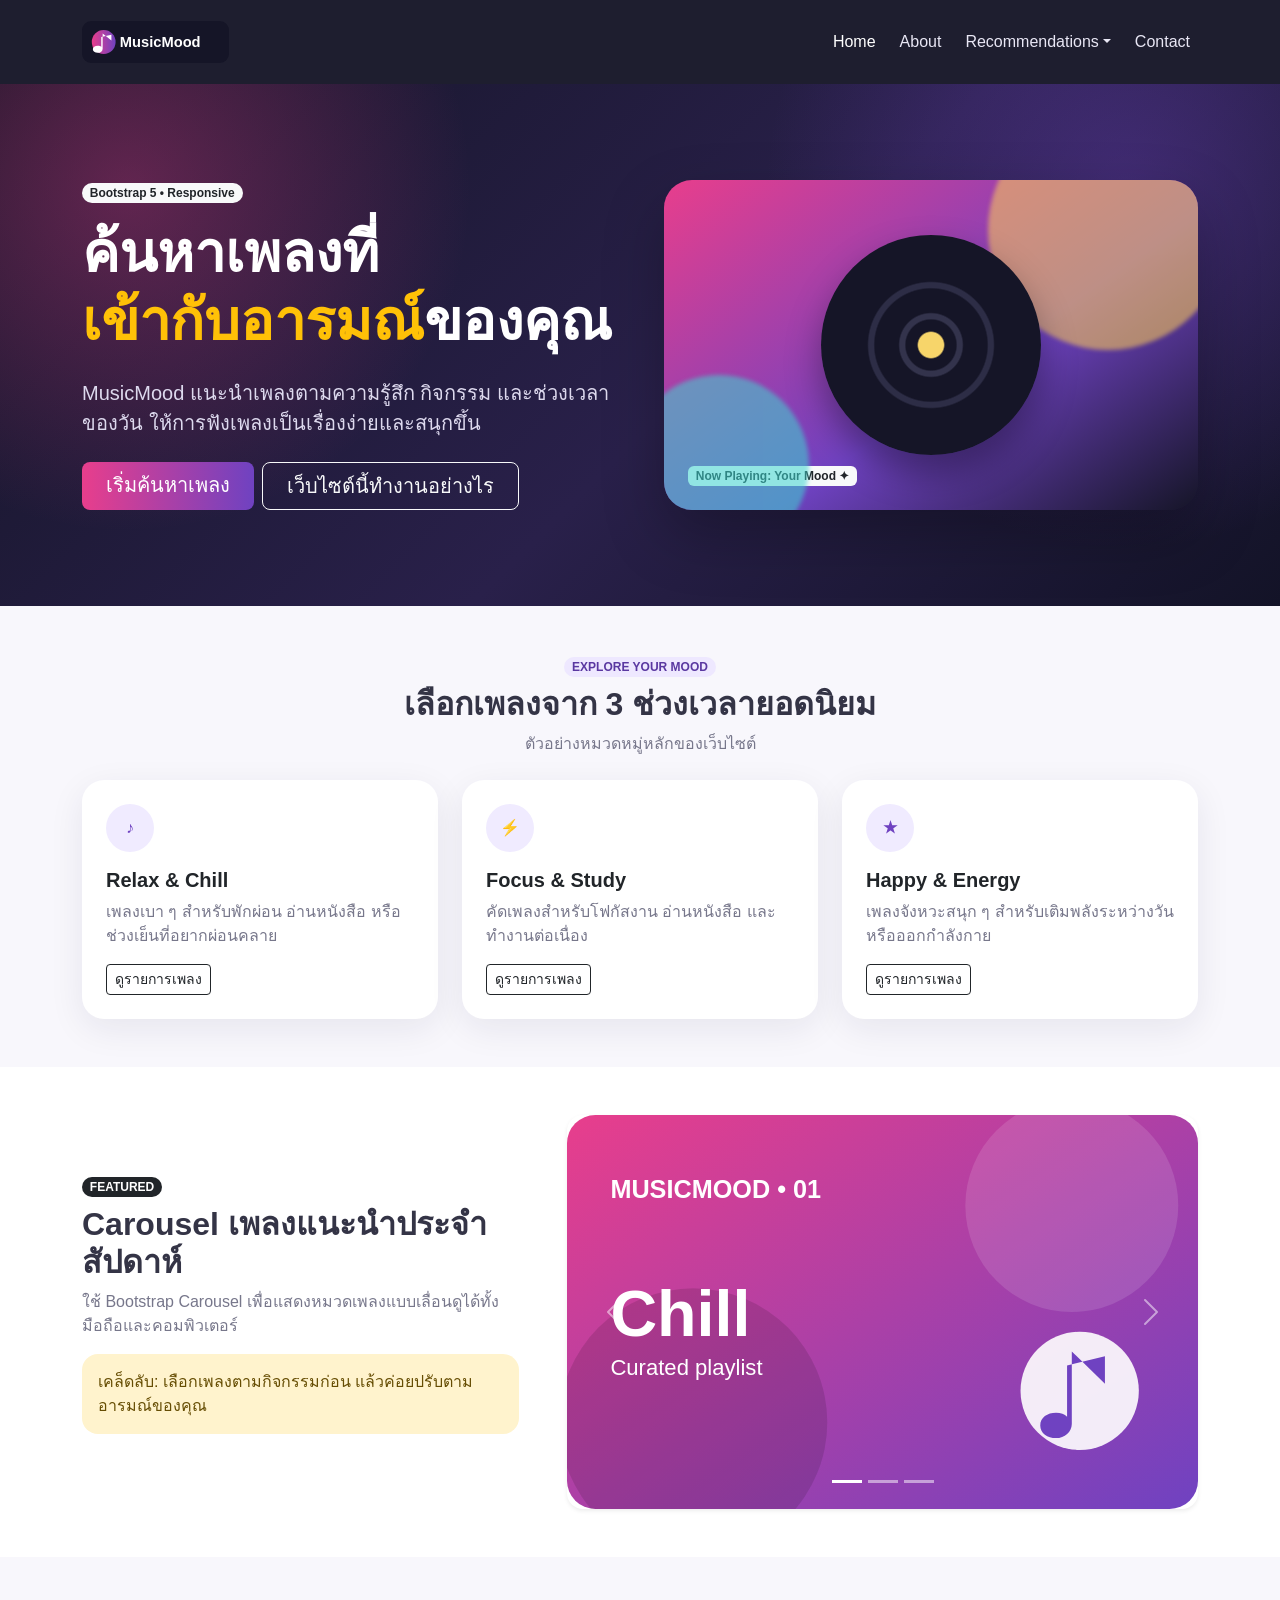
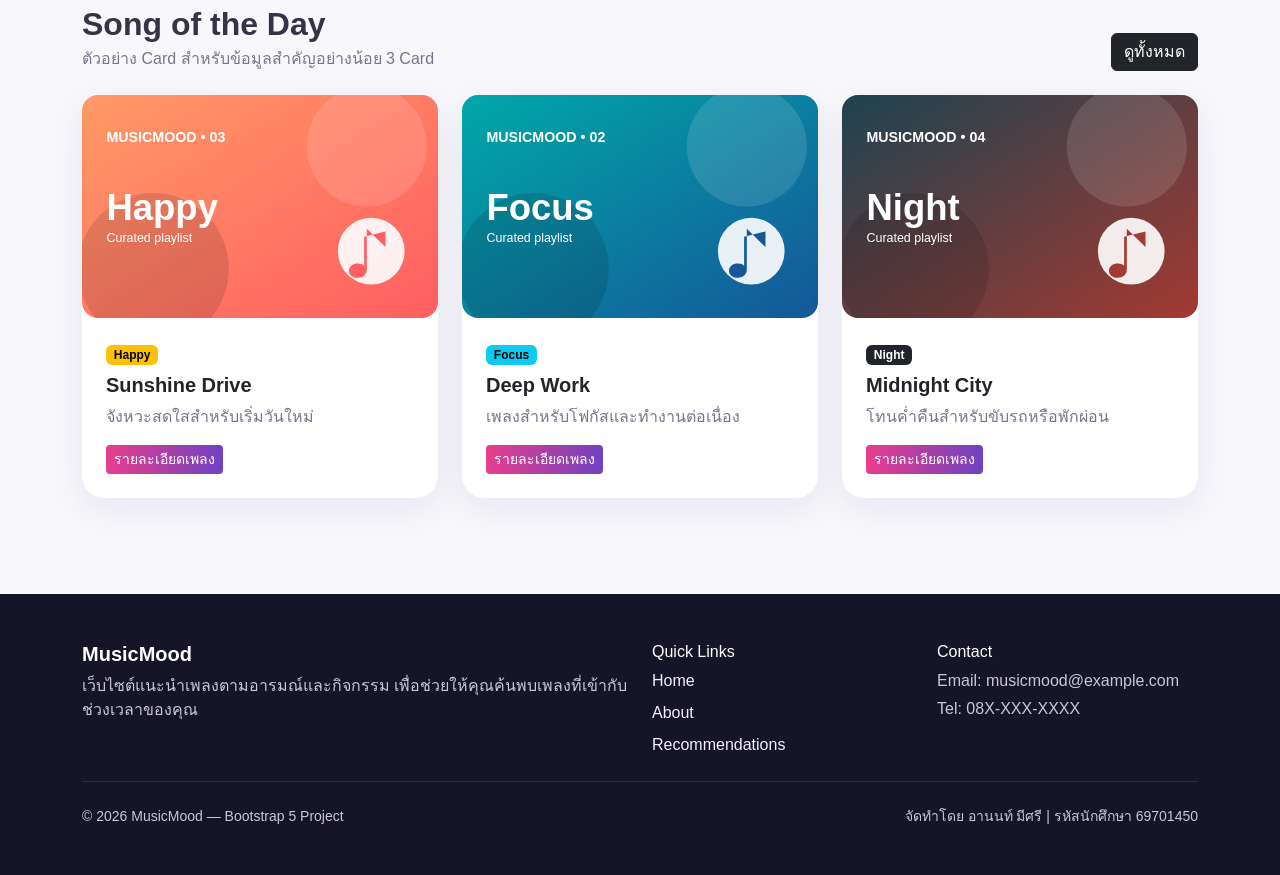
<file: MusicMood_Bootstrap5/musicmood_bootstrap/index.html>
<!doctype html>
<html lang="th">
<head><meta charset="utf-8">
<meta name="viewport" content="width=device-width, initial-scale=1">
<title>Home | MusicMood</title>
<link href="https://cdn.jsdelivr.net/npm/bootstrap@5.3.3/dist/css/bootstrap.min.css" rel="stylesheet">
<link rel="stylesheet" href="css/style.css">
</head>
<body>

<nav class="navbar navbar-expand-lg navbar-dark sticky-top">
  <div class="container py-2">
    <a class="navbar-brand d-flex align-items-center gap-2" href="index.html" data-route="index.html">
      <img src="images/logo.svg" alt="MusicMood" height="42">
    </a>
    <button class="navbar-toggler" type="button" data-bs-toggle="collapse" data-bs-target="#mainNav">
      <span class="navbar-toggler-icon"></span>
    </button>
    <div class="collapse navbar-collapse" id="mainNav">
      <ul class="navbar-nav ms-auto align-items-lg-center gap-lg-2">
        <li class="nav-item"><a class="nav-link active" href="index.html" data-route="index.html">Home</a></li>
        <li class="nav-item"><a class="nav-link " href="about.html" data-route="about.html">About</a></li>
        <li class="nav-item dropdown">
          <a class="nav-link dropdown-toggle " href="#" data-bs-toggle="dropdown">Recommendations</a>
          <ul class="dropdown-menu dropdown-menu-dark">
            <li><a class="dropdown-item" href="services.html" data-route="services.html">เพลงแนะนำ</a></li>
            <li><a class="dropdown-item" href="services.html#playlist" data-route="services.html#playlist">Playlists</a></li>
          </ul>
        </li>
        <li class="nav-item"><a class="nav-link " href="contact.html" data-route="contact.html">Contact</a></li>
      </ul>
    </div>
  </div>
</nav>


<header class="hero py-5">
 <div class="container py-lg-5">
  <div class="row align-items-center g-5">
   
   <!-- คอลัมน์ซ้าย: ข้อความและปุ่ม -->
   <div class="col-lg-6">
    <span class="badge rounded-pill text-bg-light text-dark mb-3">Bootstrap 5 • Responsive</span>
    <h1 class="display-4 fw-bold">ค้นหาเพลงที่<br><span class="text-warning">เข้ากับอารมณ์</span>ของคุณ</h1>
    <p class="lead my-4">MusicMood แนะนำเพลงตามความรู้สึก กิจกรรม และช่วงเวลาของวัน ให้การฟังเพลงเป็นเรื่องง่ายและสนุกขึ้น</p>
    <div class="d-flex flex-wrap gap-2">
      <a class="btn btn-mood btn-lg px-4" href="services.html" data-route="services.html">เริ่มค้นหาเพลง</a>
      <button class="btn btn-outline-light btn-lg px-4" data-bs-toggle="modal" data-bs-target="#howModal">เว็บไซต์นี้ทำงานอย่างไร</button>
    </div>
   </div>
   
<!-- คอลัมน์ขวา: กราฟิกแผ่นเสียง -->
   <div class="col-lg-6">
    <div class="hero-art position-relative">
      <div class="vinyl"></div>
      <span class="position-absolute bottom-0 start-0 m-4 badge text-bg-light text-dark">Now Playing: Your Mood ✦</span>
    </div>
    
<!-- เครื่องเล่นเพลง YouTube (ซ่อนไว้เบื้องหลังด้วย CSS opacity: 0) -->
    <div style="position: absolute; opacity: 0; pointer-events: none; width: 10px; height: 10px; overflow: hidden;">
      <iframe width="100%" height="100%" src="https://www.youtube.com/embed/1YrVtt9nAE0?autoplay=1" title="YouTube video player" frameborder="0" allow="autoplay" allowfullscreen></iframe>
    </div>
   </div>

  </div>
 </div>
</header>

<main>
<section class="py-5">
 <div class="container">
  <div class="text-center mb-4">
   <span class="badge badge-soft rounded-pill mb-2">EXPLORE YOUR MOOD</span>
   <h2 class="section-title">เลือกเพลงจาก 3 ช่วงเวลายอดนิยม</h2>
   <p class="section-sub">ตัวอย่างหมวดหมู่หลักของเว็บไซต์</p>
  </div>
  <div class="row g-4">
   <div class="col-md-4">
    <div class="card card-hover h-100 stat-card">
     <div class="card-body p-4">
      <div class="icon-circle mb-3">♪</div>
      <h5 class="fw-bold">Relax & Chill</h5>
      <p class="section-sub">เพลงเบา ๆ สำหรับพักผ่อน อ่านหนังสือ หรือช่วงเย็นที่อยากผ่อนคลาย</p>
      <a class="btn btn-sm btn-outline-dark" href="services.html#chill">ดูรายการเพลง</a>
     </div>
    </div>
   </div>
   <div class="col-md-4">
    <div class="card card-hover h-100 stat-card">
     <div class="card-body p-4">
      <div class="icon-circle mb-3">⚡</div>
      <h5 class="fw-bold">Focus & Study</h5>
      <p class="section-sub">คัดเพลงสำหรับโฟกัสงาน อ่านหนังสือ และทำงานต่อเนื่อง</p>
      <a class="btn btn-sm btn-outline-dark" href="services.html#focus">ดูรายการเพลง</a>
     </div>
    </div>
   </div>
   <div class="col-md-4">
    <div class="card card-hover h-100 stat-card">
     <div class="card-body p-4">
      <div class="icon-circle mb-3">★</div>
      <h5 class="fw-bold">Happy & Energy</h5>
      <p class="section-sub">เพลงจังหวะสนุก ๆ สำหรับเติมพลังระหว่างวันหรือออกกำลังกาย</p>
      <a class="btn btn-sm btn-outline-dark" href="services.html#energy">ดูรายการเพลง</a>
     </div>
    </div>
   </div>
  </div>
 </div>
</section>

<section class="py-5 bg-white">
 <div class="container">
  <div class="row align-items-center g-5">
   <div class="col-lg-5">
    <span class="badge bg-dark rounded-pill mb-2">FEATURED</span>
    <h2 class="section-title">Carousel เพลงแนะนำประจำสัปดาห์</h2>
    <p class="section-sub">ใช้ Bootstrap Carousel เพื่อแสดงหมวดเพลงแบบเลื่อนดูได้ทั้งมือถือและคอมพิวเตอร์</p>
    <div class="alert alert-warning border-0 rounded-4">เคล็ดลับ: เลือกเพลงตามกิจกรรมก่อน แล้วค่อยปรับตามอารมณ์ของคุณ</div>
   </div>
   <div class="col-lg-7">
    <div id="musicCarousel" class="carousel slide" data-bs-ride="carousel">
      <div class="carousel-indicators">
        <button type="button" data-bs-target="#musicCarousel" data-bs-slide-to="0" class="active"></button>
        <button type="button" data-bs-target="#musicCarousel" data-bs-slide-to="1"></button>
        <button type="button" data-bs-target="#musicCarousel" data-bs-slide-to="2"></button>
      </div>
      <div class="carousel-inner rounded-4 shadow-sm">
        <div class="carousel-item active"><img src="images/cover1.svg" class="d-block w-100" alt="Chill playlist"></div>
        <div class="carousel-item"><img src="images/cover2.svg" class="d-block w-100" alt="Focus playlist"></div>
        <div class="carousel-item"><img src="images/cover5.svg" class="d-block w-100" alt="Energy playlist"></div>
      </div>
      <button class="carousel-control-prev" type="button" data-bs-target="#musicCarousel" data-bs-slide="prev"><span class="carousel-control-prev-icon"></span></button>
      <button class="carousel-control-next" type="button" data-bs-target="#musicCarousel" data-bs-slide="next"><span class="carousel-control-next-icon"></span></button>
    </div>
   </div>
 </div>
</section>

<section class="py-5">
 <div class="container">
  <div class="d-flex flex-column flex-md-row justify-content-between align-items-md-end gap-3 mb-4">
   <div>
    <h2 class="section-title mb-1">Song of the Day</h2>
    <p class="section-sub mb-0">ตัวอย่าง Card สำหรับข้อมูลสำคัญอย่างน้อย 3 Card</p>
   </div>
   <a href="services.html" class="btn btn-dark">ดูทั้งหมด</a>
  </div>
  <div class="row g-4">
    <div class="col-md-4"><div class="card card-hover h-100"><img src="images/cover3.svg" class="card-img-top" alt="Happy playlist"><div class="card-body p-4"><span class="badge text-bg-warning mb-2">Happy</span><h5 class="fw-bold">Sunshine Drive</h5><p class="section-sub">จังหวะสดใสสำหรับเริ่มวันใหม่</p><button class="btn btn-sm btn-mood" data-bs-toggle="modal" data-bs-target="#songModal1">รายละเอียดเพลง</button></div></div></div>
    <div class="col-md-4"><div class="card card-hover h-100"><img src="images/cover2.svg" class="card-img-top" alt="Focus playlist"><div class="card-body p-4"><span class="badge text-bg-info mb-2">Focus</span><h5 class="fw-bold">Deep Work</h5><p class="section-sub">เพลงสำหรับโฟกัสและทำงานต่อเนื่อง</p><button class="btn btn-sm btn-mood" data-bs-toggle="modal" data-bs-target="#songModal2">รายละเอียดเพลง</button></div></div></div>
    <div class="col-md-4"><div class="card card-hover h-100"><img src="images/cover4.svg" class="card-img-top" alt="Night playlist"><div class="card-body p-4"><span class="badge text-bg-dark mb-2">Night</span><h5 class="fw-bold">Midnight City</h5><p class="section-sub">โทนค่ำคืนสำหรับขับรถหรือพักผ่อน</p><button class="btn btn-sm btn-mood" data-bs-toggle="modal" data-bs-target="#songModal3">รายละเอียดเพลง</button></div></div></div>
  </div>
 </div>
</section>
</main>

<div class="modal fade" id="howModal" tabindex="-1" aria-hidden="true">
 <div class="modal-dialog modal-dialog-centered"><div class="modal-content rounded-4 border-0">
  <div class="modal-header"><h5 class="modal-title">MusicMood ทำงานอย่างไร?</h5><button type="button" class="btn-close" data-bs-dismiss="modal"></button></div>
  <div class="modal-body">เว็บไซต์แบ่งเพลงตามอารมณ์และกิจกรรม เช่น Chill, Focus, Happy, Night และ Energy จากนั้นนำเสนอเป็นรายการที่เลือกดูได้ง่าย</div>
  <div class="modal-footer"><button class="btn btn-mood" data-bs-dismiss="modal">เข้าใจแล้ว</button></div>
 </div></div>
</div>

<div class="modal fade" id="songModal1" tabindex="-1" aria-hidden="true">
 <div class="modal-dialog modal-dialog-centered"><div class="modal-content rounded-4 border-0">
  <div class="modal-header"><h5 class="modal-title">Song Details</h5><button type="button" class="btn-close" data-bs-dismiss="modal"></button></div>
  <div class="modal-body">
   <p class="mb-2"><span class="badge badge-soft">Recommended</span></p>
   <h5 class="fw-bold">เพลงตัวอย่างจาก MusicMood</h5>
<iframe data-testid="embed-iframe" style="border-radius:12px" src="https://open.spotify.com/embed/track/5OiD0uUNxZkSyG3opReDlx?utm_source=generator&si=b1e3c8e3de414f36" width="100%" height="352" frameBorder="0" allowfullscreen="" allow="autoplay; clipboard-write; encrypted-media; fullscreen; picture-in-picture" loading="lazy"></iframe>
  </div>
  <div class="modal-footer"><a class="btn btn-mood" href="services.html">ดูเพลงเพิ่มเติม</a></div>
 </div></div>
</div>

<div class="modal fade" id="songModal2" tabindex="-1" aria-hidden="true">
 <div class="modal-dialog modal-dialog-centered"><div class="modal-content rounded-4 border-0">
  <div class="modal-header"><h5 class="modal-title">Song Details</h5><button type="button" class="btn-close" data-bs-dismiss="modal"></button></div>
  <div class="modal-body">
   <p class="mb-2"><span class="badge badge-soft">Recommended</span></p>
   <h5 class="fw-bold">เพลงตัวอย่างจาก MusicMood</h5>
  <iframe data-testid="embed-iframe" style="border-radius:12px" src="https://open.spotify.com/embed/track/78Ti62c8kgzDC4bTguMNh1?utm_source=generator&theme=0&si=e57a366ebca44f7f" width="100%" height="352" frameBorder="0" allowfullscreen="" allow="autoplay; clipboard-write; encrypted-media; fullscreen; picture-in-picture" loading="lazy"></iframe>
  </div>
  <div class="modal-footer"><a class="btn btn-mood" href="services.html">ดูเพลงเพิ่มเติม</a></div>
 </div></div>
</div>

<div class="modal fade" id="songModal3" tabindex="-1" aria-hidden="true">
 <div class="modal-dialog modal-dialog-centered"><div class="modal-content rounded-4 border-0">
  <div class="modal-header"><h5 class="modal-title">Song Details</h5><button type="button" class="btn-close" data-bs-dismiss="modal"></button></div>
  <div class="modal-body">
   <p class="mb-2"><span class="badge badge-soft">Recommended</span></p>
   <h5 class="fw-bold">เพลงตัวอย่างจาก MusicMood</h5>
   <iframe data-testid="embed-iframe" style="border-radius:12px" src="https://open.spotify.com/embed/track/0eAuGrXyGFYwur9ARUe7LJ?utm_source=generator&si=94f68299c71c4cd4" width="100%" height="352" frameBorder="0" allowfullscreen="" allow="autoplay; clipboard-write; encrypted-media; fullscreen; picture-in-picture" loading="lazy"></iframe>
  </div>
  <div class="modal-footer"><a class="btn btn-mood" href="services.html">ดูเพลงเพิ่มเติม</a></div>
 </div></div>
</div>


<footer class="mt-5">
  <div class="container py-5">
    <div class="row g-4">
      <div class="col-lg-6">
        <h5 class="fw-bold text-white">MusicMood</h5>
        <p class="mb-0">เว็บไซต์แนะนำเพลงตามอารมณ์และกิจกรรม เพื่อช่วยให้คุณค้นพบเพลงที่เข้ากับช่วงเวลาของคุณ</p>
      </div>
      <div class="col-lg-3">
        <h6 class="text-white">Quick Links</h6>
        <a class="d-block mb-2" href="index.html">Home</a>
        <a class="d-block mb-2" href="about.html">About</a>
        <a class="d-block" href="services.html">Recommendations</a>
      </div>
      <div class="col-lg-3">
        <h6 class="text-white">Contact</h6>
        <p class="mb-1">Email: musicmood@example.com</p>
        <p class="mb-0">Tel: 08X-XXX-XXXX</p>
      </div>
    </div>
    <hr class="border-secondary my-4">
    <div class="d-flex flex-column flex-md-row justify-content-between gap-2 small">
      <span>© 2026 MusicMood — Bootstrap 5 Project</span>
      <span>จัดทำโดย อานนท์ มีศรี | รหัสนักศึกษา 69701450</span>
    </div>
  </div>
</footer>

<script src="https://cdn.jsdelivr.net/npm/bootstrap@5.3.3/dist/js/bootstrap.bundle.min.js"></script>
<script src="js/script.js"></script>
</body>
</html>
</file>
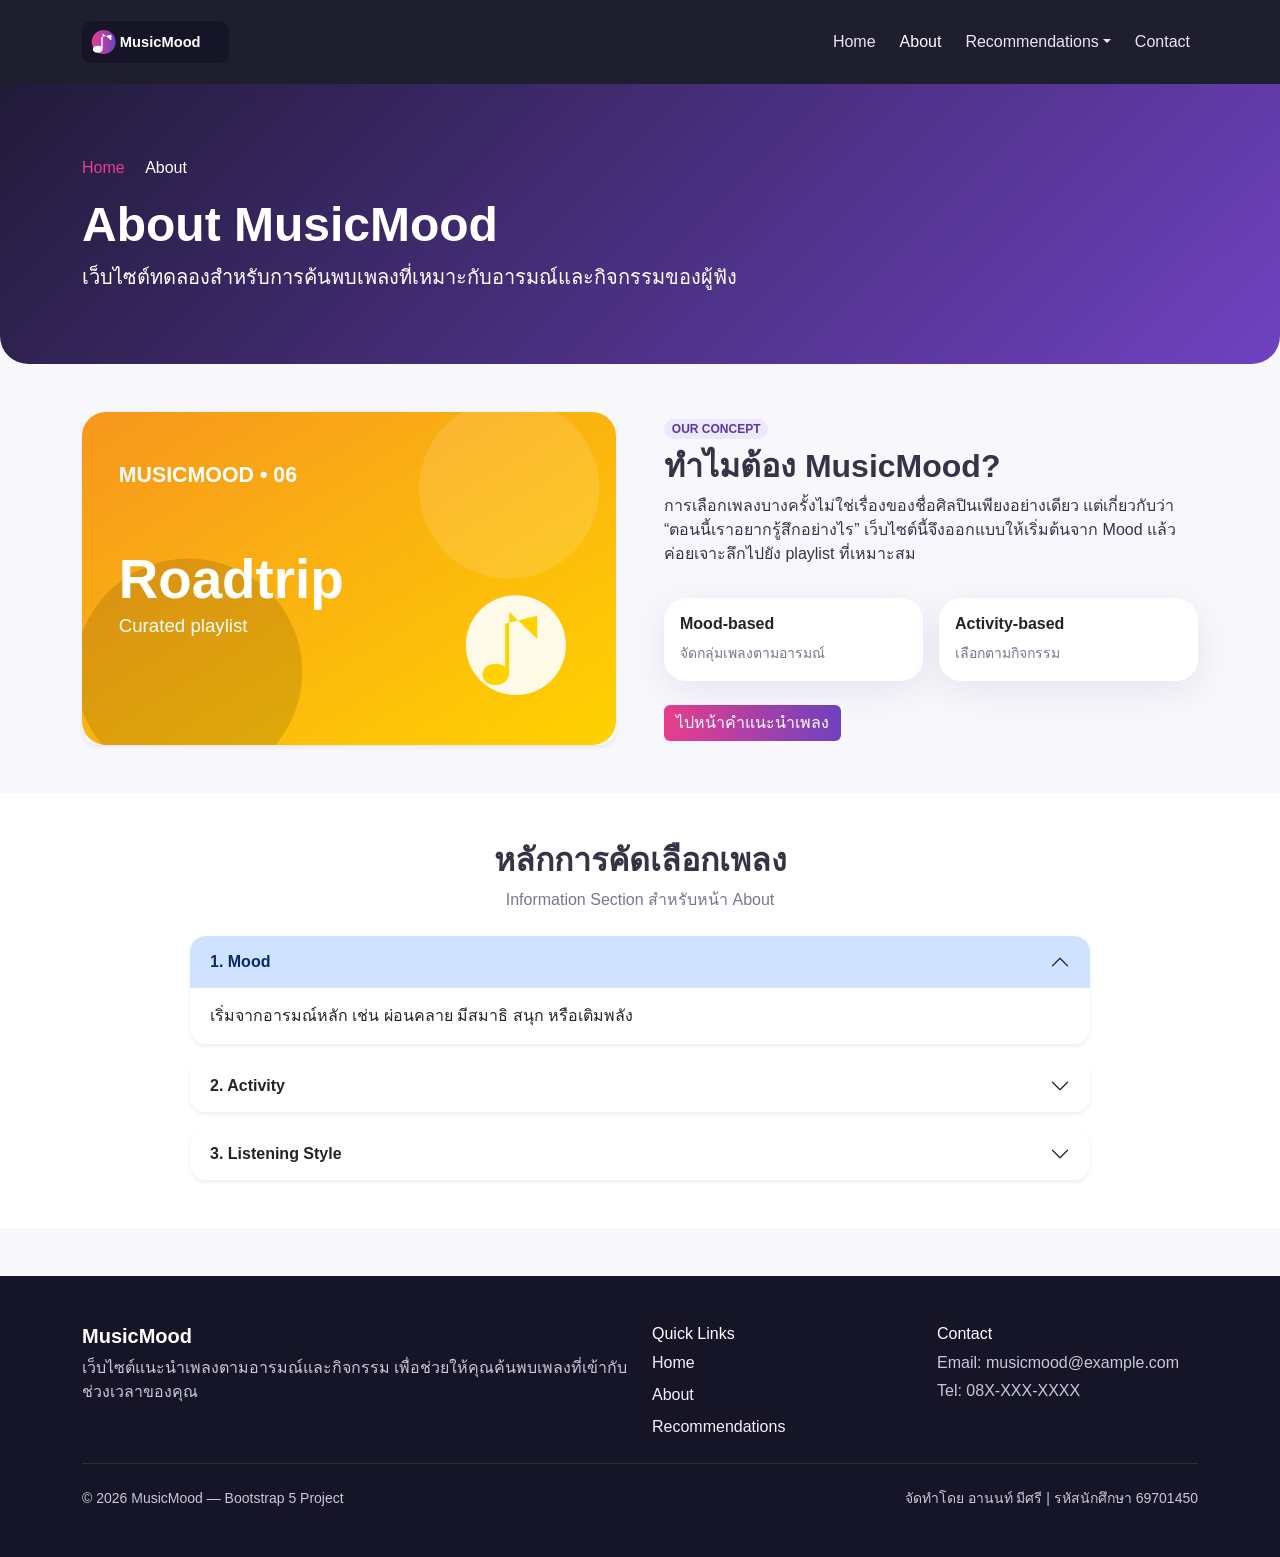
<file: MusicMood_Bootstrap5/musicmood_bootstrap/about.html>
<!doctype html>
<html lang="th">
<head><meta charset="utf-8">
<meta name="viewport" content="width=device-width, initial-scale=1">
<title>About | MusicMood</title>
<link href="https://cdn.jsdelivr.net/npm/bootstrap@5.3.3/dist/css/bootstrap.min.css" rel="stylesheet">
<link rel="stylesheet" href="css/style.css">
</head>
<body>

<nav class="navbar navbar-expand-lg navbar-dark sticky-top">
  <div class="container py-2">
    <a class="navbar-brand d-flex align-items-center gap-2" href="index.html" data-route="index.html">
      <img src="images/logo.svg" alt="MusicMood" height="42">
    </a>
    <button class="navbar-toggler" type="button" data-bs-toggle="collapse" data-bs-target="#mainNav">
      <span class="navbar-toggler-icon"></span>
    </button>
    <div class="collapse navbar-collapse" id="mainNav">
      <ul class="navbar-nav ms-auto align-items-lg-center gap-lg-2">
        <li class="nav-item"><a class="nav-link " href="index.html" data-route="index.html">Home</a></li>
        <li class="nav-item"><a class="nav-link active" href="about.html" data-route="about.html">About</a></li>
        <li class="nav-item dropdown">
          <a class="nav-link dropdown-toggle " href="#" data-bs-toggle="dropdown">Recommendations</a>
          <ul class="dropdown-menu dropdown-menu-dark">
            <li><a class="dropdown-item" href="services.html" data-route="services.html">เพลงแนะนำ</a></li>
            <li><a class="dropdown-item" href="services.html#playlist" data-route="services.html#playlist">Playlists</a></li>
          </ul>
        </li>
        <li class="nav-item"><a class="nav-link " href="contact.html" data-route="contact.html">Contact</a></li>
      </ul>
    </div>
  </div>
</nav>


<section class="page-hero py-5">
 <div class="container py-4">
  <nav aria-label="breadcrumb"><ol class="breadcrumb">
   <li class="breadcrumb-item"><a href="index.html">Home</a></li><li class="breadcrumb-item active text-white" aria-current="page">About</li>
  </ol></nav>
  <h1 class="display-5 fw-bold">About MusicMood</h1>
  <p class="lead mb-0">เว็บไซต์ทดลองสำหรับการค้นพบเพลงที่เหมาะกับอารมณ์และกิจกรรมของผู้ฟัง</p>
 </div>
</section>

<section class="py-5">
 <div class="container">
  <div class="row g-5 align-items-center">
   <div class="col-lg-6"><img src="images/cover6.svg" class="img-fluid rounded-4 shadow-sm" alt="MusicMood roadtrip cover"></div>
   <div class="col-lg-6">
    <span class="badge badge-soft rounded-pill mb-2">OUR CONCEPT</span>
    <h2 class="section-title">ทำไมต้อง MusicMood?</h2>
    <p>การเลือกเพลงบางครั้งไม่ใช่เรื่องของชื่อศิลปินเพียงอย่างเดียว แต่เกี่ยวกับว่า “ตอนนี้เราอยากรู้สึกอย่างไร” เว็บไซต์นี้จึงออกแบบให้เริ่มต้นจาก Mood แล้วค่อยเจาะลึกไปยัง playlist ที่เหมาะสม</p>
    <div class="row g-3 mt-2">
      <div class="col-6"><div class="card h-100"><div class="card-body"><h6 class="fw-bold">Mood-based</h6><small class="section-sub">จัดกลุ่มเพลงตามอารมณ์</small></div></div></div>
      <div class="col-6"><div class="card h-100"><div class="card-body"><h6 class="fw-bold">Activity-based</h6><small class="section-sub">เลือกตามกิจกรรม</small></div></div></div>
    </div>
    <a href="services.html" class="btn btn-mood mt-4">ไปหน้าคำแนะนำเพลง</a>
   </div>
  </div>
 </div>
</section>

<section class="py-5 bg-white">
 <div class="container">
  <div class="text-center mb-4"><h2 class="section-title">หลักการคัดเลือกเพลง</h2><p class="section-sub">Information Section สำหรับหน้า About</p></div>
  <div class="accordion mx-auto" id="musicAccordion" style="max-width:900px">
    <div class="accordion-item border-0 shadow-sm mb-3 rounded-4 overflow-hidden">
      <h2 class="accordion-header"><button class="accordion-button fw-bold" type="button" data-bs-toggle="collapse" data-bs-target="#a1">1. Mood</button></h2>
      <div id="a1" class="accordion-collapse collapse show" data-bs-parent="#musicAccordion"><div class="accordion-body">เริ่มจากอารมณ์หลัก เช่น ผ่อนคลาย มีสมาธิ สนุก หรือเติมพลัง</div></div>
    </div>
    <div class="accordion-item border-0 shadow-sm mb-3 rounded-4 overflow-hidden">
      <h2 class="accordion-header"><button class="accordion-button collapsed fw-bold" type="button" data-bs-toggle="collapse" data-bs-target="#a2">2. Activity</button></h2>
      <div id="a2" class="accordion-collapse collapse" data-bs-parent="#musicAccordion"><div class="accordion-body">นำอารมณ์ไปจับคู่กับกิจกรรม เช่น อ่านหนังสือ ขับรถ ออกกำลังกาย หรือพักผ่อน</div></div>
    </div>
    <div class="accordion-item border-0 shadow-sm rounded-4 overflow-hidden">
      <h2 class="accordion-header"><button class="accordion-button collapsed fw-bold" type="button" data-bs-toggle="collapse" data-bs-target="#a3">3. Listening Style</button></h2>
      <div id="a3" class="accordion-collapse collapse" data-bs-parent="#musicAccordion"><div class="accordion-body">เลือกความเร็วและบรรยากาศของเพลงให้เหมาะกับผู้ฟังมากขึ้น</div></div>
    </div>
  </div>
 </div>
</section>


<footer class="mt-5">
  <div class="container py-5">
    <div class="row g-4">
      <div class="col-lg-6">
        <h5 class="fw-bold text-white">MusicMood</h5>
        <p class="mb-0">เว็บไซต์แนะนำเพลงตามอารมณ์และกิจกรรม เพื่อช่วยให้คุณค้นพบเพลงที่เข้ากับช่วงเวลาของคุณ</p>
      </div>
      <div class="col-lg-3">
        <h6 class="text-white">Quick Links</h6>
        <a class="d-block mb-2" href="index.html">Home</a>
        <a class="d-block mb-2" href="about.html">About</a>
        <a class="d-block" href="services.html">Recommendations</a>
      </div>
      <div class="col-lg-3">
        <h6 class="text-white">Contact</h6>
        <p class="mb-1">Email: musicmood@example.com</p>
        <p class="mb-0">Tel: 08X-XXX-XXXX</p>
      </div>
    </div>
    <hr class="border-secondary my-4">
    <div class="d-flex flex-column flex-md-row justify-content-between gap-2 small">
      <span>© 2026 MusicMood — Bootstrap 5 Project</span>
      <span>จัดทำโดย อานนท์ มีศรี | รหัสนักศึกษา 69701450</span>
    </div>
  </div>
</footer>

<script src="https://cdn.jsdelivr.net/npm/bootstrap@5.3.3/dist/js/bootstrap.bundle.min.js"></script>
<script src="js/script.js"></script>
</body>
</html>
</file>
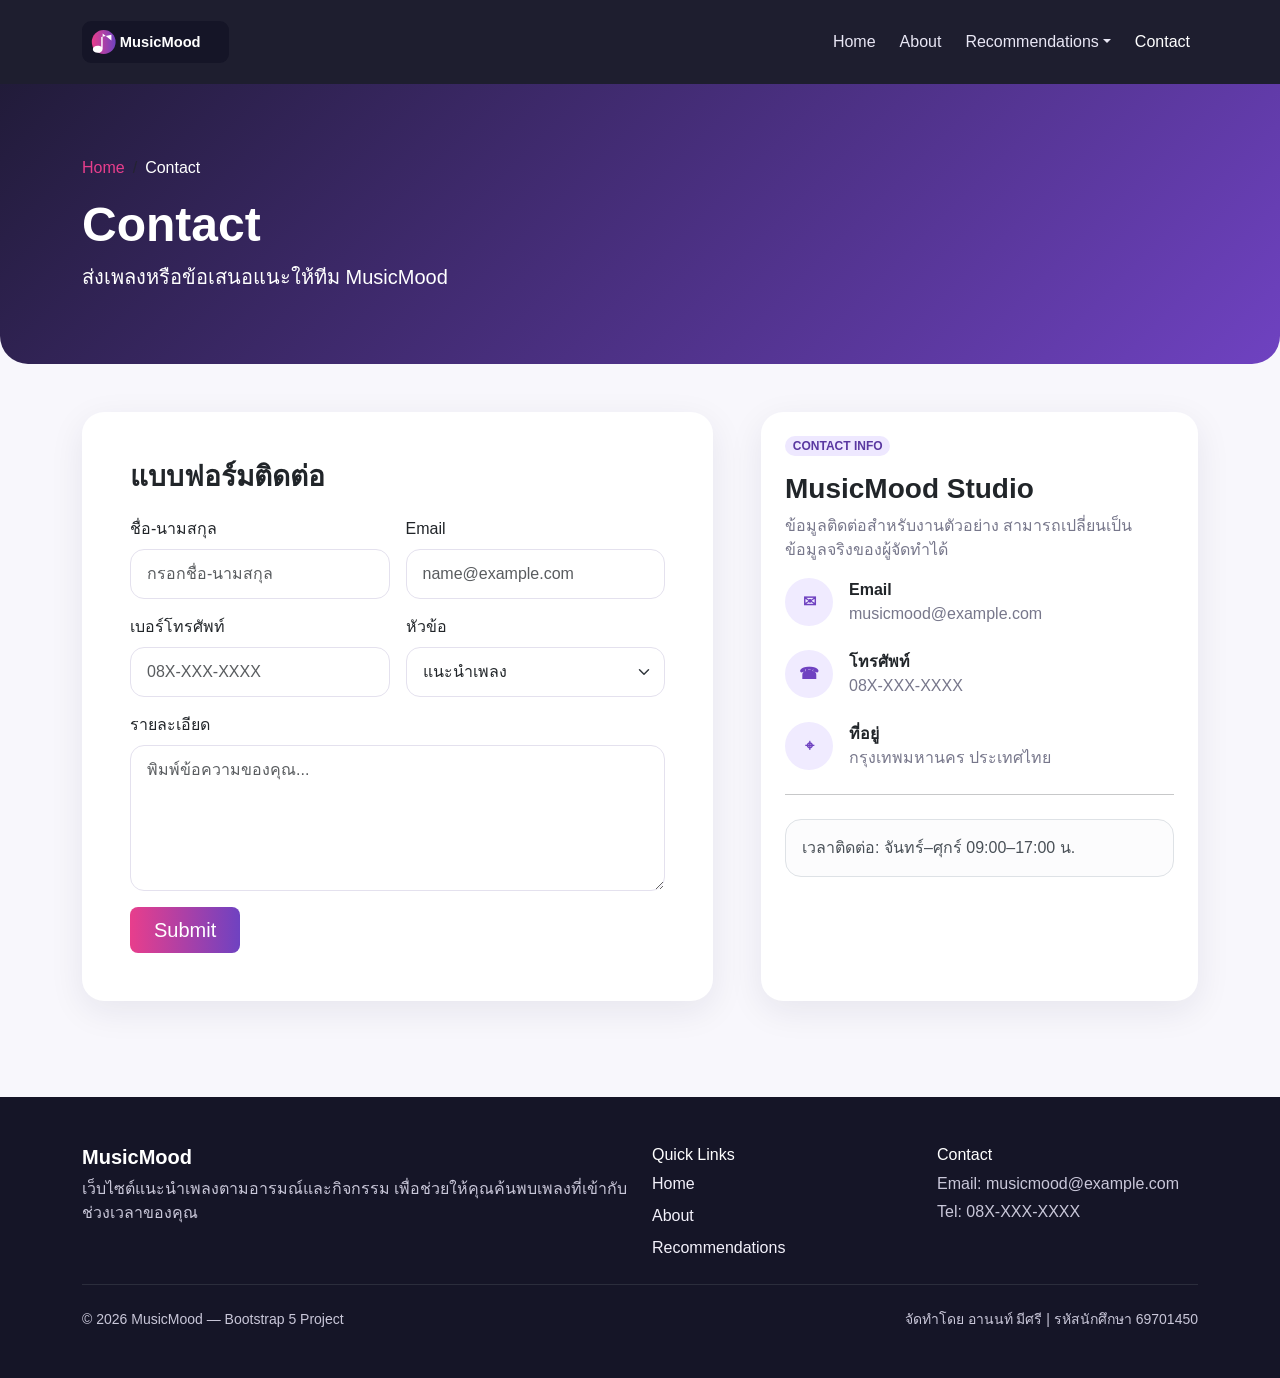
<file: MusicMood_Bootstrap5/musicmood_bootstrap/contact.html>
<!doctype html>
<html lang="th">
<head><meta charset="utf-8">
<meta name="viewport" content="width=device-width, initial-scale=1">
<title>Contact | MusicMood</title>
<link href="https://cdn.jsdelivr.net/npm/bootstrap@5.3.3/dist/css/bootstrap.min.css" rel="stylesheet">
<link rel="stylesheet" href="css/style.css">
</head>
<body>

<nav class="navbar navbar-expand-lg navbar-dark sticky-top">
  <div class="container py-2">
    <a class="navbar-brand d-flex align-items-center gap-2" href="index.html" data-route="index.html">
      <img src="images/logo.svg" alt="MusicMood" height="42">
    </a>
    <button class="navbar-toggler" type="button" data-bs-toggle="collapse" data-bs-target="#mainNav">
      <span class="navbar-toggler-icon"></span>
    </button>
    <div class="collapse navbar-collapse" id="mainNav">
      <ul class="navbar-nav ms-auto align-items-lg-center gap-lg-2">
        <li class="nav-item"><a class="nav-link " href="index.html" data-route="index.html">Home</a></li>
        <li class="nav-item"><a class="nav-link " href="about.html" data-route="about.html">About</a></li>
        <li class="nav-item dropdown">
          <a class="nav-link dropdown-toggle " href="#" data-bs-toggle="dropdown">Recommendations</a>
          <ul class="dropdown-menu dropdown-menu-dark">
            <li><a class="dropdown-item" href="services.html" data-route="services.html">เพลงแนะนำ</a></li>
            <li><a class="dropdown-item" href="services.html#playlist" data-route="services.html#playlist">Playlists</a></li>
          </ul>
        </li>
        <li class="nav-item"><a class="nav-link active" href="contact.html" data-route="contact.html">Contact</a></li>
      </ul>
    </div>
  </div>
</nav>


<section class="page-hero py-5">
 <div class="container py-4">
  <nav aria-label="breadcrumb"><ol class="breadcrumb">
   <li class="breadcrumb-item"><a href="index.html">Home</a></li><li class="breadcrumb-item active text-white">Contact</li>
  </ol></nav>
  <h1 class="display-5 fw-bold">Contact</h1>
  <p class="lead mb-0">ส่งเพลงหรือข้อเสนอแนะให้ทีม MusicMood</p>
 </div>
</section>

<section class="py-5">
 <div class="container">
  <div class="row g-5">
   <div class="col-lg-7">
    <div class="card p-4 p-md-5">
      <h3 class="section-title mb-4">แบบฟอร์มติดต่อ</h3>
      <div id="formAlert" class="alert alert-success d-none rounded-4">ส่งข้อความเรียบร้อยแล้ว! ขอบคุณสำหรับคำแนะนำ</div>
      <form id="contactForm" novalidate>
        <div class="row g-3">
          <div class="col-md-6"><label class="form-label">ชื่อ-นามสกุล</label><input class="form-control" required placeholder="กรอกชื่อ-นามสกุล"></div>
          <div class="col-md-6"><label class="form-label">Email</label><input type="email" class="form-control" required placeholder="name@example.com"></div>
          <div class="col-md-6"><label class="form-label">เบอร์โทรศัพท์</label><input class="form-control" placeholder="08X-XXX-XXXX"></div>
          <div class="col-md-6"><label class="form-label">หัวข้อ</label><select class="form-select"><option>แนะนำเพลง</option><option>แจ้งปัญหาเว็บไซต์</option><option>ข้อเสนอแนะ</option></select></div>
          <div class="col-12"><label class="form-label">รายละเอียด</label><textarea class="form-control" rows="5" required placeholder="พิมพ์ข้อความของคุณ..."></textarea></div>
          <div class="col-12"><button class="btn btn-mood btn-lg px-4" type="submit">Submit</button></div>
        </div>
      </form>
    </div>
   </div>
   <div class="col-lg-5">
    <div class="card p-4 h-100">
      <span class="badge badge-soft rounded-pill align-self-start mb-3">CONTACT INFO</span>
      <h3 class="fw-bold">MusicMood Studio</h3>
      <p class="section-sub">ข้อมูลติดต่อสำหรับงานตัวอย่าง สามารถเปลี่ยนเป็นข้อมูลจริงของผู้จัดทำได้</p>
      <div class="d-flex gap-3 mb-4"><div class="icon-circle">✉</div><div><strong>Email</strong><div class="section-sub">musicmood@example.com</div></div></div>
      <div class="d-flex gap-3 mb-4"><div class="icon-circle">☎</div><div><strong>โทรศัพท์</strong><div class="section-sub">08X-XXX-XXXX</div></div></div>
      <div class="d-flex gap-3"><div class="icon-circle">⌖</div><div><strong>ที่อยู่</strong><div class="section-sub">กรุงเทพมหานคร ประเทศไทย</div></div></div>
      <hr class="my-4">
      <div class="alert alert-light border rounded-4 mb-0">เวลาติดต่อ: จันทร์–ศุกร์ 09:00–17:00 น.</div>
    </div>
   </div>
  </div>
 </div>
</section>


<footer class="mt-5">
  <div class="container py-5">
    <div class="row g-4">
      <div class="col-lg-6">
        <h5 class="fw-bold text-white">MusicMood</h5>
        <p class="mb-0">เว็บไซต์แนะนำเพลงตามอารมณ์และกิจกรรม เพื่อช่วยให้คุณค้นพบเพลงที่เข้ากับช่วงเวลาของคุณ</p>
      </div>
      <div class="col-lg-3">
        <h6 class="text-white">Quick Links</h6>
        <a class="d-block mb-2" href="index.html">Home</a>
        <a class="d-block mb-2" href="about.html">About</a>
        <a class="d-block" href="services.html">Recommendations</a>
      </div>
      <div class="col-lg-3">
        <h6 class="text-white">Contact</h6>
        <p class="mb-1">Email: musicmood@example.com</p>
        <p class="mb-0">Tel: 08X-XXX-XXXX</p>
      </div>
    </div>
    <hr class="border-secondary my-4">
    <div class="d-flex flex-column flex-md-row justify-content-between gap-2 small">
      <span>© 2026 MusicMood — Bootstrap 5 Project</span>
      <span>จัดทำโดย อานนท์ มีศรี | รหัสนักศึกษา 69701450</span>
    </div>
  </div>
</footer>

<script src="https://cdn.jsdelivr.net/npm/bootstrap@5.3.3/dist/js/bootstrap.bundle.min.js"></script>
<script src="js/script.js"></script>
</body>
</html>
</file>
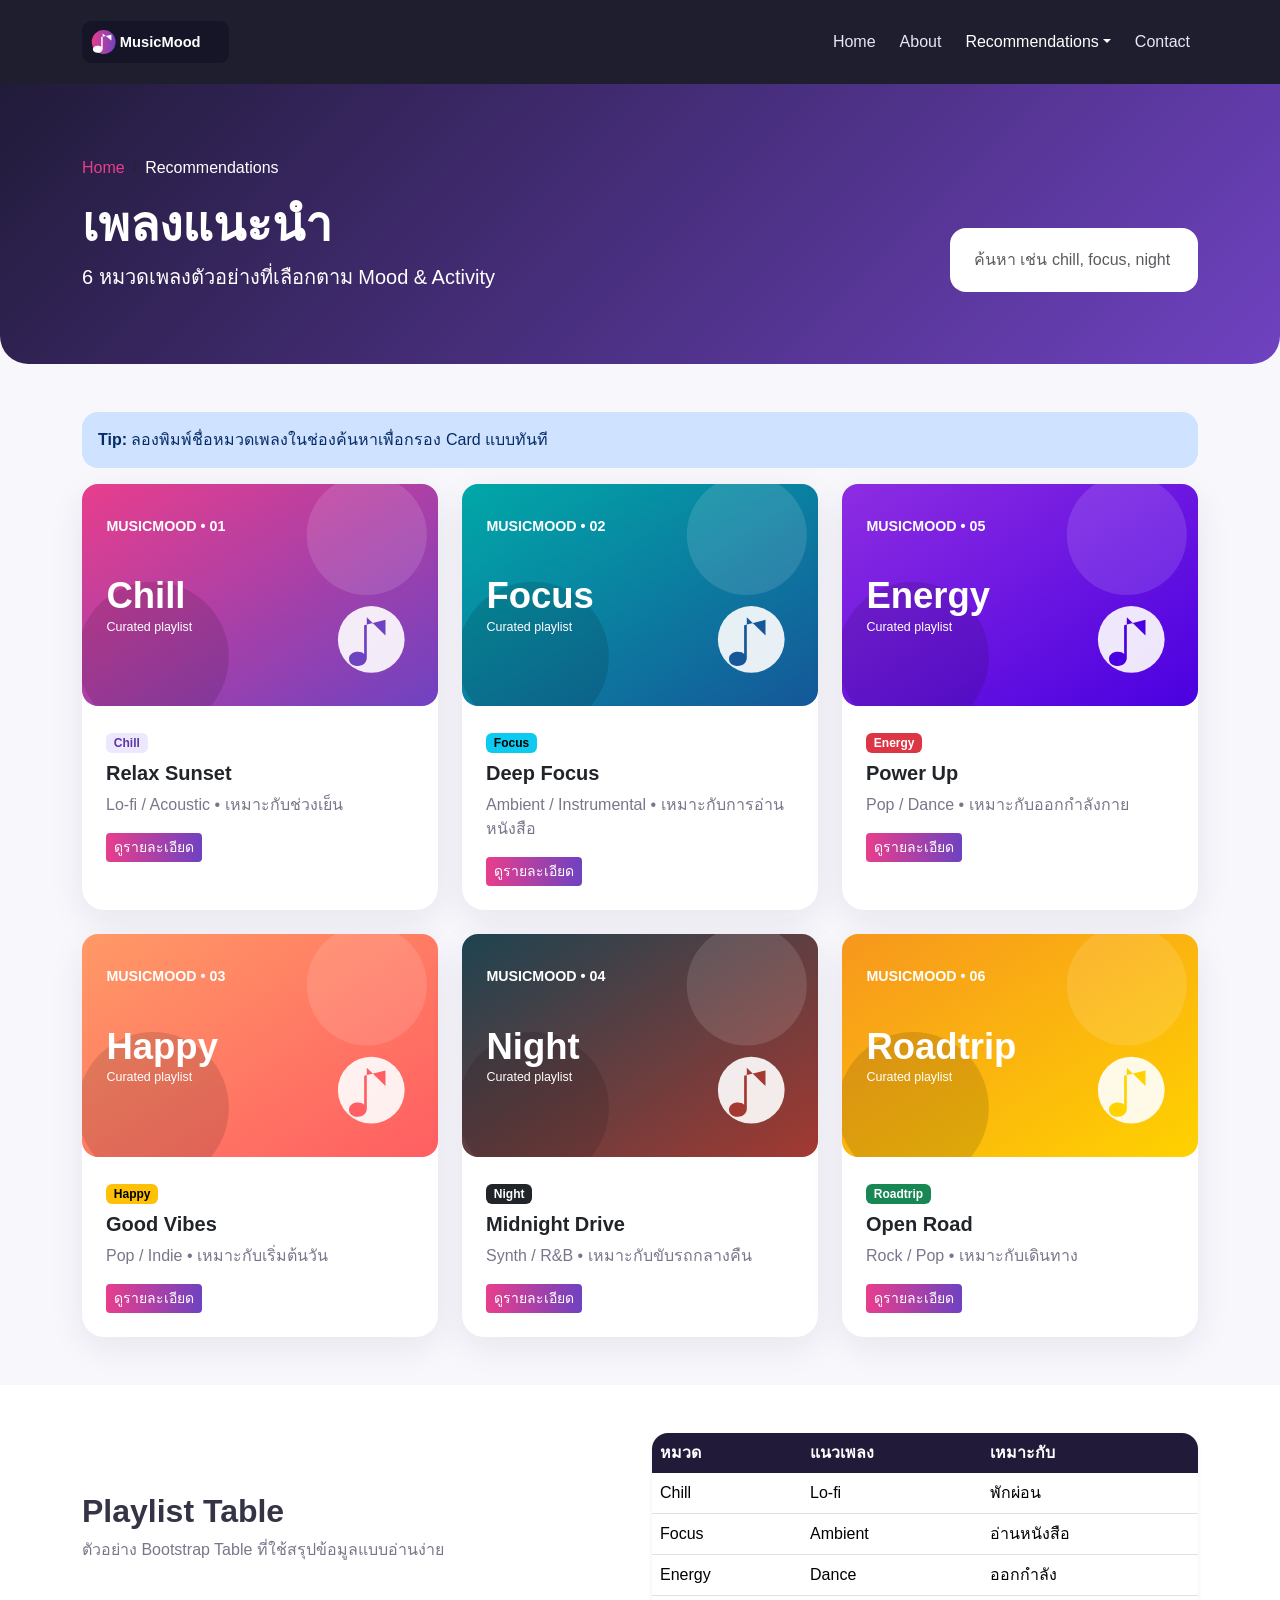
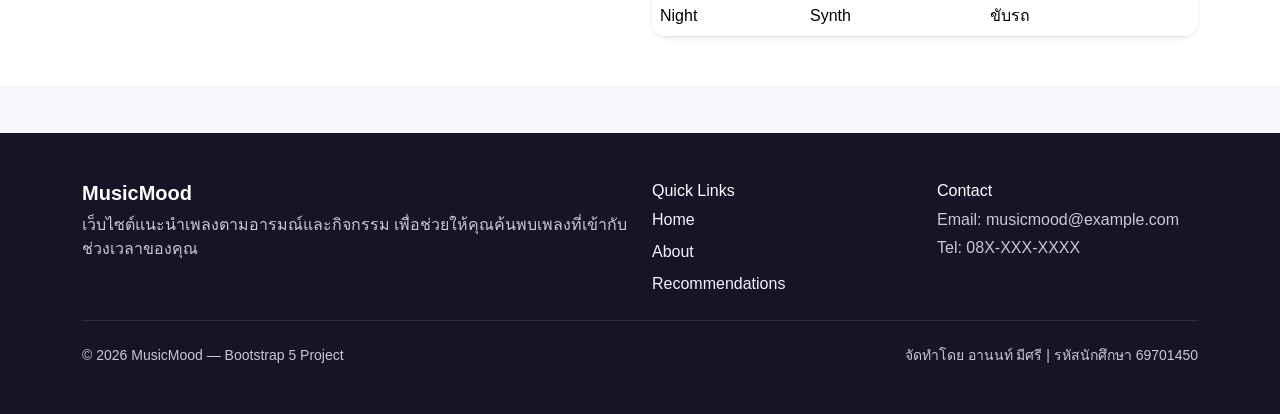
<file: MusicMood_Bootstrap5/musicmood_bootstrap/services.html>
<!doctype html>
<html lang="th">
<head><meta charset="utf-8">
<meta name="viewport" content="width=device-width, initial-scale=1">
<title>Recommendations | MusicMood</title>
<link href="https://cdn.jsdelivr.net/npm/bootstrap@5.3.3/dist/css/bootstrap.min.css" rel="stylesheet">
<link rel="stylesheet" href="css/style.css">
</head>
<body>

<nav class="navbar navbar-expand-lg navbar-dark sticky-top">
  <div class="container py-2">
    <a class="navbar-brand d-flex align-items-center gap-2" href="index.html" data-route="index.html">
      <img src="images/logo.svg" alt="MusicMood" height="42">
    </a>
    <button class="navbar-toggler" type="button" data-bs-toggle="collapse" data-bs-target="#mainNav">
      <span class="navbar-toggler-icon"></span>
    </button>
    <div class="collapse navbar-collapse" id="mainNav">
      <ul class="navbar-nav ms-auto align-items-lg-center gap-lg-2">
        <li class="nav-item"><a class="nav-link " href="index.html" data-route="index.html">Home</a></li>
        <li class="nav-item"><a class="nav-link " href="about.html" data-route="about.html">About</a></li>
        <li class="nav-item dropdown">
          <a class="nav-link dropdown-toggle active" href="#" data-bs-toggle="dropdown">Recommendations</a>
          <ul class="dropdown-menu dropdown-menu-dark">
            <li><a class="dropdown-item" href="services.html" data-route="services.html">เพลงแนะนำ</a></li>
            <li><a class="dropdown-item" href="services.html#playlist" data-route="services.html#playlist">Playlists</a></li>
          </ul>
        </li>
        <li class="nav-item"><a class="nav-link " href="contact.html" data-route="contact.html">Contact</a></li>
      </ul>
    </div>
  </div>
</nav>


<section class="page-hero py-5">
 <div class="container py-4">
  <nav aria-label="breadcrumb"><ol class="breadcrumb">
   <li class="breadcrumb-item"><a href="index.html">Home</a></li><li class="breadcrumb-item active text-white">Recommendations</li>
  </ol></nav>
  <div class="d-flex flex-column flex-lg-row justify-content-between gap-3 align-items-lg-end">
   <div><h1 class="display-5 fw-bold">เพลงแนะนำ</h1><p class="lead mb-0">6 หมวดเพลงตัวอย่างที่เลือกตาม Mood & Activity</p></div>
   <div class="bg-white rounded-4 p-2">
    <input id="songSearch" class="form-control border-0" placeholder="ค้นหา เช่น chill, focus, night">
   </div>
  </div>
 </div>
</section>

<section class="py-5" id="playlist">
 <div class="container">
  <div class="alert alert-primary rounded-4 border-0"><strong>Tip:</strong> ลองพิมพ์ชื่อหมวดเพลงในช่องค้นหาเพื่อกรอง Card แบบทันที</div>
  <div class="row g-4">
   <div class="col-md-6 col-lg-4 song-col" id="chill"><div class="card card-hover h-100" data-song-card><img src="images/cover1.svg" class="card-img-top" alt="Chill"><div class="card-body p-4"><span class="badge badge-soft mb-2">Chill</span><h5 class="fw-bold">Relax Sunset</h5><p class="section-sub">Lo-fi / Acoustic • เหมาะกับช่วงเย็น</p><button class="btn btn-sm btn-mood" data-bs-toggle="modal" data-bs-target="#recModal1">ดูรายละเอียด</button></div></div></div>
   <div class="col-md-6 col-lg-4 song-col" id="focus"><div class="card card-hover h-100" data-song-card><img src="images/cover2.svg" class="card-img-top" alt="Focus"><div class="card-body p-4"><span class="badge text-bg-info mb-2">Focus</span><h5 class="fw-bold">Deep Focus</h5><p class="section-sub">Ambient / Instrumental • เหมาะกับการอ่านหนังสือ</p><button class="btn btn-sm btn-mood" data-bs-toggle="modal" data-bs-target="#recModal2">ดูรายละเอียด</button></div></div></div>
   <div class="col-md-6 col-lg-4 song-col" id="energy"><div class="card card-hover h-100" data-song-card><img src="images/cover5.svg" class="card-img-top" alt="Energy"><div class="card-body p-4"><span class="badge text-bg-danger mb-2">Energy</span><h5 class="fw-bold">Power Up</h5><p class="section-sub">Pop / Dance • เหมาะกับออกกำลังกาย</p><button class="btn btn-sm btn-mood" data-bs-toggle="modal" data-bs-target="#recModal3">ดูรายละเอียด</button></div></div></div>
   <div class="col-md-6 col-lg-4 song-col"><div class="card card-hover h-100" data-song-card><img src="images/cover3.svg" class="card-img-top" alt="Happy"><div class="card-body p-4"><span class="badge text-bg-warning mb-2">Happy</span><h5 class="fw-bold">Good Vibes</h5><p class="section-sub">Pop / Indie • เหมาะกับเริ่มต้นวัน</p><button class="btn btn-sm btn-mood" data-bs-toggle="modal" data-bs-target="#recModal4">ดูรายละเอียด</button></div></div></div>
   <div class="col-md-6 col-lg-4 song-col"><div class="card card-hover h-100" data-song-card><img src="images/cover4.svg" class="card-img-top" alt="Night"><div class="card-body p-4"><span class="badge text-bg-dark mb-2">Night</span><h5 class="fw-bold">Midnight Drive</h5><p class="section-sub">Synth / R&B • เหมาะกับขับรถกลางคืน</p><button class="btn btn-sm btn-mood" data-bs-toggle="modal" data-bs-target="#recModal5">ดูรายละเอียด</button></div></div></div>
   <div class="col-md-6 col-lg-4 song-col"><div class="card card-hover h-100" data-song-card><img src="images/cover6.svg" class="card-img-top" alt="Roadtrip"><div class="card-body p-4"><span class="badge text-bg-success mb-2">Roadtrip</span><h5 class="fw-bold">Open Road</h5><p class="section-sub">Rock / Pop • เหมาะกับเดินทาง</p><button class="btn btn-sm btn-mood" data-bs-toggle="modal" data-bs-target="#recModal6">ดูรายละเอียด</button></div></div></div>
  </div>
 </div>
</section>

<section class="py-5 bg-white">
 <div class="container">
  <div class="row g-4 align-items-center">
   <div class="col-lg-6">
    <h2 class="section-title">Playlist Table</h2>
    <p class="section-sub">ตัวอย่าง Bootstrap Table ที่ใช้สรุปข้อมูลแบบอ่านง่าย</p>
   </div>
   <div class="col-lg-6">
    <div class="table-responsive rounded-4 shadow-sm">
      <table class="table table-theme table-hover align-middle mb-0 bg-white">
       <thead><tr><th>หมวด</th><th>แนวเพลง</th><th>เหมาะกับ</th></tr></thead>
       <tbody>
        <tr><td>Chill</td><td>Lo-fi</td><td>พักผ่อน</td></tr>
        <tr><td>Focus</td><td>Ambient</td><td>อ่านหนังสือ</td></tr>
        <tr><td>Energy</td><td>Dance</td><td>ออกกำลัง</td></tr>
        <tr><td>Night</td><td>Synth</td><td>ขับรถ</td></tr>
       </tbody>
      </table>
    </div>
   </div>
  </div>
 </div>
</section>

<!-- Modal 1: Relax Sunset -->
<div class="modal fade" id="recModal1" tabindex="-1" aria-hidden="true">
 <div class="modal-dialog modal-dialog-centered"><div class="modal-content rounded-4 border-0">
  <div class="modal-header"><h5 class="modal-title">Relax Sunset</h5><button class="btn-close" data-bs-dismiss="modal"></button></div>
  <div class="modal-body">
   <iframe style="border-radius:12px" src="https://open.spotify.com/embed/track/5F6Zfgz34H4UtJkCcDUlPs?utm_source=generator&si=1c350d5cdf204c18" width="100%" height="352" frameBorder="0" allowfullscreen="" allow="autoplay; clipboard-write; encrypted-media; fullscreen; picture-in-picture" loading="lazy"></iframe>
  </div>
  <div class="modal-footer"><button class="btn btn-dark" data-bs-dismiss="modal">ปิด</button></div>
 </div></div>
</div>

<!-- Modal 2: Deep Focus -->
<div class="modal fade" id="recModal2" tabindex="-1" aria-hidden="true">
 <div class="modal-dialog modal-dialog-centered"><div class="modal-content rounded-4 border-0">
  <div class="modal-header"><h5 class="modal-title">Deep Focus</h5><button class="btn-close" data-bs-dismiss="modal"></button></div>
  <div class="modal-body">
   <iframe data-testid="embed-iframe" style="border-radius:12px" src="https://open.spotify.com/embed/track/78Ti62c8kgzDC4bTguMNh1?utm_source=generator&theme=0&si=e57a366ebca44f7f" width="100%" height="352" frameBorder="0" allowfullscreen="" allow="autoplay; clipboard-write; encrypted-media; fullscreen; picture-in-picture" loading="lazy"></iframe>
  </div>
  <div class="modal-footer"><button class="btn btn-dark" data-bs-dismiss="modal">ปิด</button></div>
 </div></div>
</div>

<!-- Modal 3: Power Up -->
<div class="modal fade" id="recModal3" tabindex="-1" aria-hidden="true">
 <div class="modal-dialog modal-dialog-centered"><div class="modal-content rounded-4 border-0">
  <div class="modal-header"><h5 class="modal-title">Power Up</h5><button class="btn-close" data-bs-dismiss="modal"></button></div>
  <div class="modal-body">
  <iframe data-testid="embed-iframe" style="border-radius:12px" src="https://open.spotify.com/embed/track/4RPJAHpg1Rmg7yIP5R7aNI?utm_source=generator&si=3f793ca0ec39459d" width="100%" height="352" frameBorder="0" allowfullscreen="" allow="autoplay; clipboard-write; encrypted-media; fullscreen; picture-in-picture" loading="lazy"></iframe>
  </div>
  <div class="modal-footer"><button class="btn btn-dark" data-bs-dismiss="modal">ปิด</button></div>
 </div></div>
</div>

<!-- Modal 4: Good Vibes -->
<div class="modal fade" id="recModal4" tabindex="-1" aria-hidden="true">
 <div class="modal-dialog modal-dialog-centered"><div class="modal-content rounded-4 border-0">
  <div class="modal-header"><h5 class="modal-title">Good Vibes</h5><button class="btn-close" data-bs-dismiss="modal"></button></div>
  <div class="modal-body">
   <iframe data-testid="embed-iframe" style="border-radius:12px" src="https://open.spotify.com/embed/track/5OiD0uUNxZkSyG3opReDlx?utm_source=generator&si=b1e3c8e3de414f36" width="100%" height="352" frameBorder="0" allowfullscreen="" allow="autoplay; clipboard-write; encrypted-media; fullscreen; picture-in-picture" loading="lazy"></iframe>
  </div>
  <div class="modal-footer"><button class="btn btn-dark" data-bs-dismiss="modal">ปิด</button></div>
 </div></div>
</div>

<!-- Modal 5: Midnight Drive -->
<div class="modal fade" id="recModal5" tabindex="-1" aria-hidden="true">
 <div class="modal-dialog modal-dialog-centered"><div class="modal-content rounded-4 border-0">
  <div class="modal-header"><h5 class="modal-title">Midnight Drive</h5><button class="btn-close" data-bs-dismiss="modal"></button></div>
  <div class="modal-body">
   <iframe data-testid="embed-iframe" style="border-radius:12px" src="https://open.spotify.com/embed/track/0eAuGrXyGFYwur9ARUe7LJ?utm_source=generator&si=94f68299c71c4cd4" width="100%" height="352" frameBorder="0" allowfullscreen="" allow="autoplay; clipboard-write; encrypted-media; fullscreen; picture-in-picture" loading="lazy"></iframe>
  </div>
  <div class="modal-footer"><button class="btn btn-dark" data-bs-dismiss="modal">ปิด</button></div>
 </div></div>
</div>

<!-- Modal 6: Open Road -->
<div class="modal fade" id="recModal6" tabindex="-1" aria-hidden="true">
 <div class="modal-dialog modal-dialog-centered"><div class="modal-content rounded-4 border-0">
  <div class="modal-header"><h5 class="modal-title">Open Road</h5><button class="btn-close" data-bs-dismiss="modal"></button></div>
  <div class="modal-body">
   <iframe data-testid="embed-iframe" style="border-radius:12px" src="https://open.spotify.com/embed/track/59KeavJckfhK76gbgUNit5?utm_source=generator&si=c097ab96985c4eca" width="100%" height="352" frameBorder="0" allowfullscreen="" allow="autoplay; clipboard-write; encrypted-media; fullscreen; picture-in-picture" loading="lazy"></iframe>
  </div>
  <div class="modal-footer"><button class="btn btn-dark" data-bs-dismiss="modal">ปิด</button></div>
 </div></div>
</div>


<footer class="mt-5">
  <div class="container py-5">
    <div class="row g-4">
      <div class="col-lg-6">
        <h5 class="fw-bold text-white">MusicMood</h5>
        <p class="mb-0">เว็บไซต์แนะนำเพลงตามอารมณ์และกิจกรรม เพื่อช่วยให้คุณค้นพบเพลงที่เข้ากับช่วงเวลาของคุณ</p>
      </div>
      <div class="col-lg-3">
        <h6 class="text-white">Quick Links</h6>
        <a class="d-block mb-2" href="index.html">Home</a>
        <a class="d-block mb-2" href="about.html">About</a>
        <a class="d-block" href="services.html">Recommendations</a>
      </div>
      <div class="col-lg-3">
        <h6 class="text-white">Contact</h6>
        <p class="mb-1">Email: musicmood@example.com</p>
        <p class="mb-0">Tel: 08X-XXX-XXXX</p>
      </div>
    </div>
    <hr class="border-secondary my-4">
    <div class="d-flex flex-column flex-md-row justify-content-between gap-2 small">
      <span>© 2026 MusicMood — Bootstrap 5 Project</span>
      <span>จัดทำโดย อานนท์ มีศรี | รหัสนักศึกษา 69701450</span>
    </div>
  </div>
</footer>

<script src="https://cdn.jsdelivr.net/npm/bootstrap@5.3.3/dist/js/bootstrap.bundle.min.js"></script>
<script src="js/script.js"></script>
</body>
</html>
</file>
<file: MusicMood_Bootstrap5/musicmood_bootstrap/css/style.css>
:root{
  --mm-dark:#151527;
  --mm-purple:#6f42c1;
  --mm-pink:#e83e8c;
  --mm-soft:#f8f7fc;
  --mm-text:#343446;
  --mm-muted:#77778b;
}
html{scroll-behavior:smooth}
body{
  font-family: "Segoe UI", Tahoma, Arial, sans-serif;
  color:var(--mm-text);
  background:var(--mm-soft);
}
.navbar{
  background:rgba(21,21,39,.96)!important;
  backdrop-filter:blur(10px);
}
.navbar-brand{font-weight:800;letter-spacing:.5px}
.nav-link{color:#e9e7f5!important}
.nav-link:hover,.nav-link.active{color:#fff!important}
.hero{
  background:
    radial-gradient(circle at 10% 20%, rgba(232,62,140,.35), transparent 28%),
    radial-gradient(circle at 88% 20%, rgba(111,66,193,.40), transparent 30%),
    linear-gradient(135deg,#151527,#29204a 55%,#131327);
  color:#fff;
}
.hero .lead{color:#ddd9ee}
.hero-art{
  min-height:330px;
  border-radius:28px;
  background:linear-gradient(145deg,#e83e8c,#6f42c1 58%,#151527);
  box-shadow:0 25px 60px rgba(0,0,0,.25);
  position:relative;
  overflow:hidden;
}
.hero-art:before,.hero-art:after{
  content:"";position:absolute;border-radius:50%;filter:blur(2px);opacity:.55
}
.hero-art:before{width:240px;height:240px;background:#ffcf56;top:-70px;right:-30px}
.hero-art:after{width:180px;height:180px;background:#3dd6d0;bottom:-45px;left:-35px}
.vinyl{
  width:220px;height:220px;border-radius:50%;
  position:absolute;inset:50% auto auto 50%;transform:translate(-50%,-50%);
  background:
    radial-gradient(circle,#f7d56a 0 8%,#151527 9% 16%,#33334c 17% 20%,#151527 21% 36%,#2d2d46 37% 40%,#151527 41%);
  box-shadow:0 18px 35px rgba(0,0,0,.35);
}
.section-title{font-weight:800}
.section-sub{color:var(--mm-muted)}
.card{
  border:0;border-radius:22px;box-shadow:0 10px 35px rgba(31,25,58,.08);
}
.card-hover{transition:.25s ease}
.card-hover:hover{transform:translateY(-6px);box-shadow:0 18px 40px rgba(31,25,58,.14)}
.cover{
  height:220px;border-radius:18px 18px 0 0;display:flex;align-items:center;justify-content:center;
  color:#fff;font-size:2.6rem;font-weight:800;
}
.badge-soft{background:#eee8ff;color:#5a38a1}
.btn-mood{background:linear-gradient(90deg,var(--mm-pink),var(--mm-purple));border:0;color:#fff}
.btn-mood:hover{color:#fff;filter:brightness(1.06)}
.stat-card{background:#fff}
.icon-circle{
  width:48px;height:48px;border-radius:50%;display:grid;place-items:center;
  background:#f0ebff;color:var(--mm-purple);font-weight:800
}
footer{background:#151527;color:#c9c7d9}
footer a{color:#f3f1fb;text-decoration:none}
footer a:hover{text-decoration:underline}
.page-hero{
  background:linear-gradient(135deg,#211b39,#6f42c1);
  color:#fff;border-radius:0 0 28px 28px;
}
.breadcrumb-item a{text-decoration:none;color:var(--mm-pink)}
.table-theme thead th{background:#211b39;color:#fff;border:0}
.table-theme tbody tr{vertical-align:middle}
.form-control,.form-select{border-radius:14px;padding:.75rem 1rem;border:1px solid #e4e1ee}
.form-control:focus,.form-select:focus{border-color:#9e83dc;box-shadow:0 0 0 .2rem rgba(111,66,193,.12)}
@media(max-width:991.98px){
  .hero-art{min-height:260px;margin-top:2rem}
  .vinyl{width:175px;height:175px}
}
</file>
